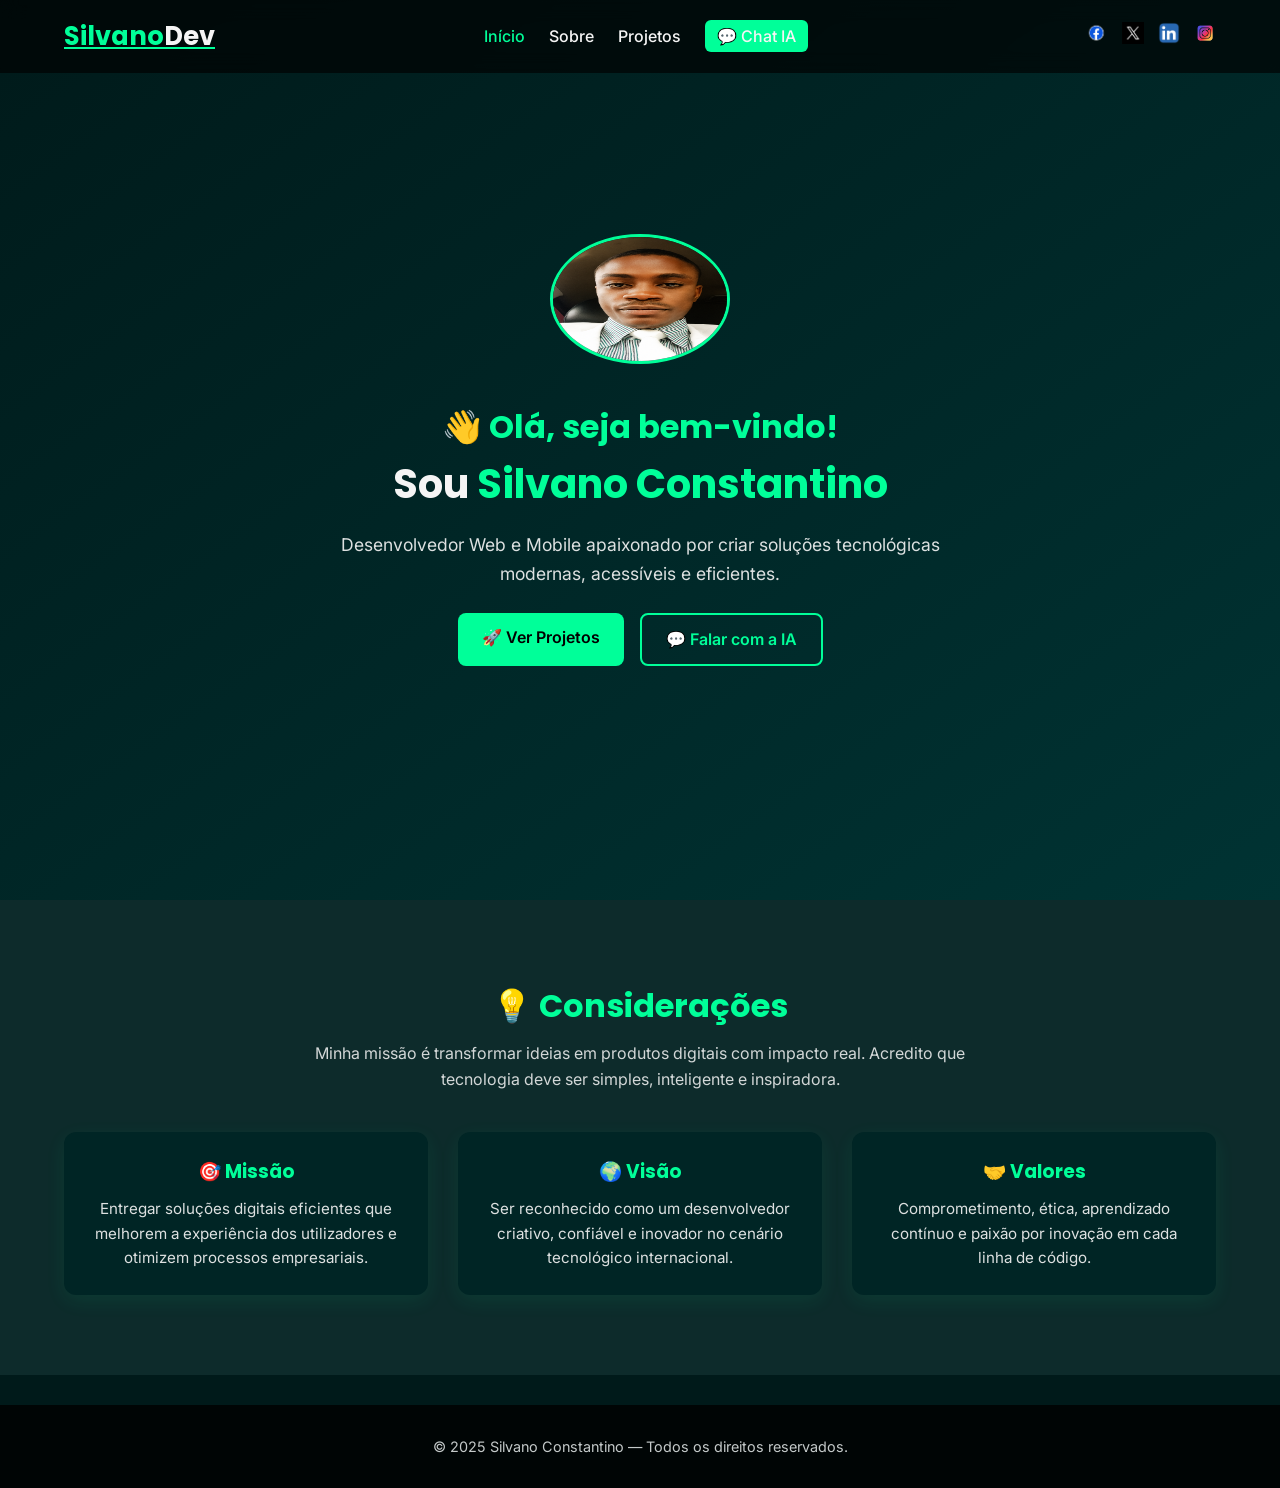
<file: index.html>
<!DOCTYPE html>
<html lang="pt">
<head>
  <meta charset="UTF-8" />
  <meta name="viewport" content="width=device-width, initial-scale=1.0" />
  <title>Silvano Constantino | Desenvolvedor</title>
  <link rel="stylesheet" href="css/style.css" />
  <link href="https://fonts.googleapis.com/css2?family=Poppins:wght@500;700&family=Inter:wght@400;500&display=swap" rel="stylesheet">
</head>

<body>

  <!-- NAVBAR -->
  <header class="navbar">
    <div class="container">
      <a href="index.html" class="logo">Silvano<span>Dev</span></a>
      <nav>
        <ul class="nav-links">
          <li><a href="index.html" class="active">Início</a></li>
          <li><a href="sobre.html">Sobre</a></li>
          <li><a href="projetos.html">Projetos</a></li>
          
          <li><a href="chat.html" class="ia-link">💬 Chat IA</a></li>
        </ul>
      </nav>
      <div class="social">
        <a href="https://www.facebook.com/share/18EZN2wTbE/" target="_blank"><img src="img/icons/facebook.png" alt="Facebook" /></a>
        <a href="https://x.com/silvano825134?t=FY35CTNsi8zIHTlMtKSBkw&s=09" target="_blank"><img src="img/icons/x.jpg" alt="X" /></a>
        <a href="https://www.linkedin.com/in/silvano-constantino-b564b2341" target="_blank"><img src="img/icons/linkd.png" alt="LinkedIn" /></a>
        <a href="https://www.instagram.com/constantino.silvano?igsh=cXpiNDNzeWFvajRz" target="_blank"><img src="img/icons/instagram.png" alt="Instagram" /></a>
      </div>
    </div>
  </header>

  <!-- HERO -->
  <section class="hero">
    <div class="hero-content">
      <img src="img/perfil.png" alt="Silvano Constantino" class="perfil" />
      <h1>👋 Olá, seja bem-vindo!</h1>
      <h2>Sou <span>Silvano Constantino</span></h2>
      <p>Desenvolvedor Web e Mobile apaixonado por criar soluções tecnológicas modernas, acessíveis e eficientes.</p>
      <div class="hero-buttons">
        <a href="projetos.html" class="btn">🚀 Ver Projetos</a>
        <a href="chat.html" class="btn btn-outline">💬 Falar com a IA</a>
      </div>
    </div>
  </section>

  <!-- CONSIDERAÇÕES -->
  <section class="consideracoes">
    <div class="container">
      <h2>💡 Considerações</h2>
      <p class="intro">Minha missão é transformar ideias em produtos digitais com impacto real.  
        Acredito que tecnologia deve ser simples, inteligente e inspiradora.</p>

      <div class="cards">
        <div class="card">
          <h3>🎯 Missão</h3>
          <p>Entregar soluções digitais eficientes que melhorem a experiência dos utilizadores e otimizem processos empresariais.</p>
        </div>

        <div class="card">
          <h3>🌍 Visão</h3>
          <p>Ser reconhecido como um desenvolvedor criativo, confiável e inovador no cenário tecnológico internacional.</p>
        </div>

        <div class="card">
          <h3>🤝 Valores</h3>
          <p>Comprometimento, ética, aprendizado contínuo e paixão por inovação em cada linha de código.</p>
        </div>
      </div>
    </div>
  </section>

  <!-- FOOTER -->
  <footer>
    <p>© 2025 Silvano Constantino — Todos os direitos reservados.</p>
  </footer>

</body>
</html>
</file>
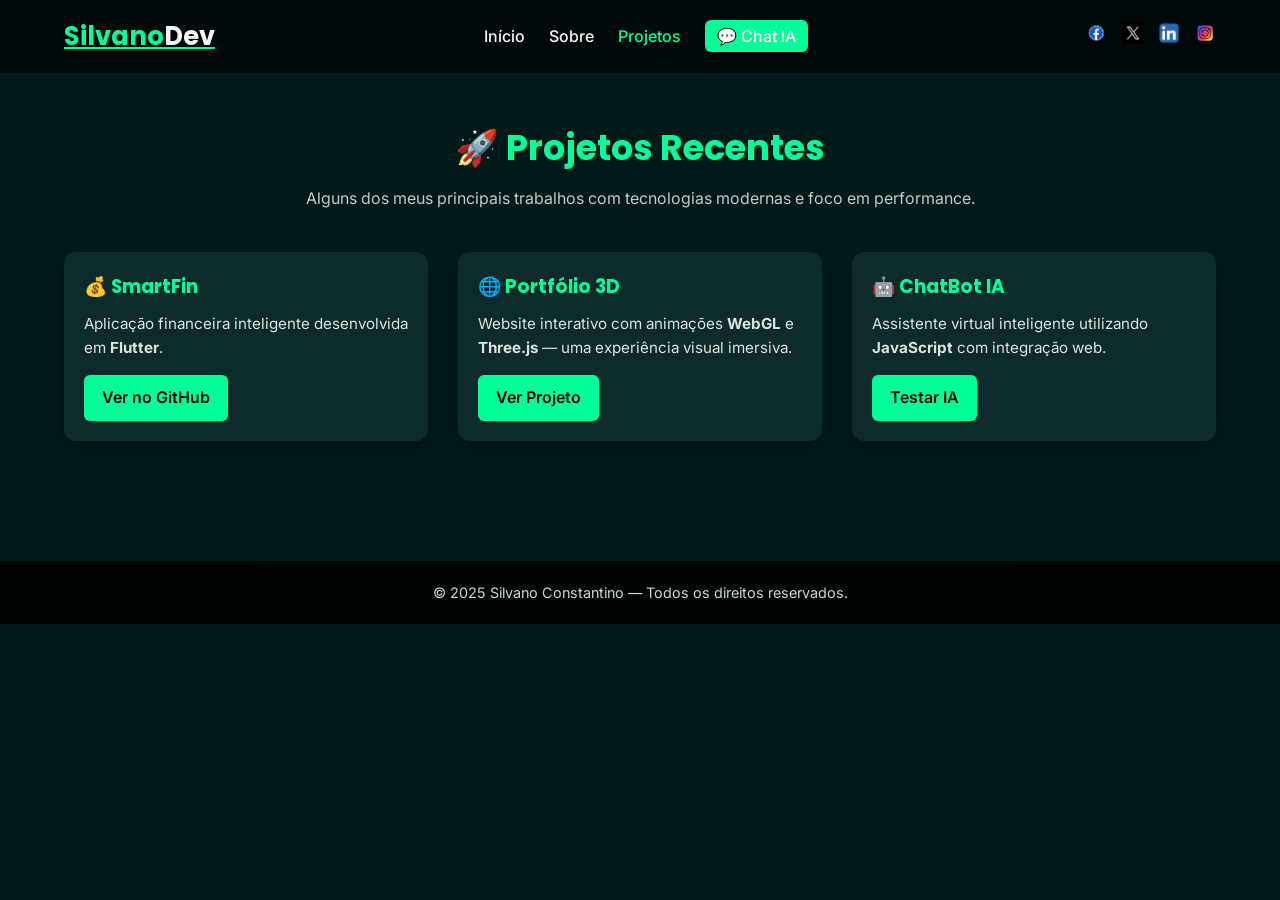
<file: projetos.html>
<!DOCTYPE html>
<html lang="pt">
<head>
  <meta charset="UTF-8">
  <meta name="viewport" content="width=device-width, initial-scale=1.0">
  <title>Projetos | Silvano Dev</title>
  <link rel="stylesheet" href="css/projetos.css">
  <link href="https://fonts.googleapis.com/css2?family=Poppins:wght@500;700&family=Inter:wght@400;500&display=swap" rel="stylesheet">
</head>
<body>

  <!-- NAVBAR -->
  <header class="navbar">
    <div class="container">
      <a href="index.html" class="logo">Silvano<span>Dev</span></a>
      <nav>
        <ul class="nav-links">
          <li><a href="index.html">Início</a></li>
          <li><a href="sobre.html">Sobre</a></li>
          <li><a href="projetos.html" class="active">Projetos</a></li>
          
          <li><a href="chat.html" class="ia-link">💬 Chat IA</a></li>
        </ul>
      </nav>
      <div class="social">
        <a href="https://www.facebook.com/share/18EZN2wTbE/" target="_blank"><img src="img/icons/facebook.png" alt="Facebook" /></a>
        <a href="https://x.com/silvano825134?t=FY35CTNsi8zIHTlMtKSBkw&s=09" target="_blank"><img src="img/icons/x.jpg" alt="X" /></a>
        <a href="https://www.linkedin.com/in/silvano-constantino-b564b2341 " target="_blank"><img src="img/icons/linkd.png" alt="LinkedIn" /></a>
        <a href="https://www.instagram.com/constantino.silvano?igsh=cXpiNDNzeWFvajRz" target="_blank"><img src="img/icons/instagram.png" alt="Instagram" /></a>
      </div>
    </div>
  </header>

  <!-- CONTEÚDO PRINCIPAL -->
  <main class="section projetos">
    <div class="container">
      <h2>🚀 Projetos Recentes</h2>
      <p class="subtitulo">Alguns dos meus principais trabalhos com tecnologias modernas e foco em performance.</p>

      <div class="grid">
        <!-- CARD 1 -->
        <div class="card">
          
          <div class="card-content">
            <h3>💰 SmartFin</h3>
            <p>Aplicação financeira inteligente desenvolvida em <b>Flutter</b>.</p>
            <a href="https://github.com" target="_blank" class="btn">Ver no GitHub</a>
          </div>
        </div>

        <!-- CARD 2 -->
        <div class="card">
          
          <div class="card-content">
            <h3>🌐 Portfólio 3D</h3>
            <p>Website interativo com animações <b>WebGL</b> e <b>Three.js</b> — uma experiência visual imersiva.</p>
            <a href="#" class="btn">Ver Projeto</a>
          </div>
        </div>

        <!-- CARD 3 -->
        <div class="card">
          
          <div class="card-content">
            <h3>🤖 ChatBot IA</h3>
            <p>Assistente virtual inteligente utilizando <b>JavaScript</b> com integração web.</p>
            <a href="chat.html" class="btn">Testar IA</a>
          </div>
        </div>
      </div>
    </div>
  </main>

  <!-- FOOTER -->
  <footer>
    <p>© 2025 Silvano Constantino — Todos os direitos reservados.</p>
  </footer>

</body>
</html>
</file>
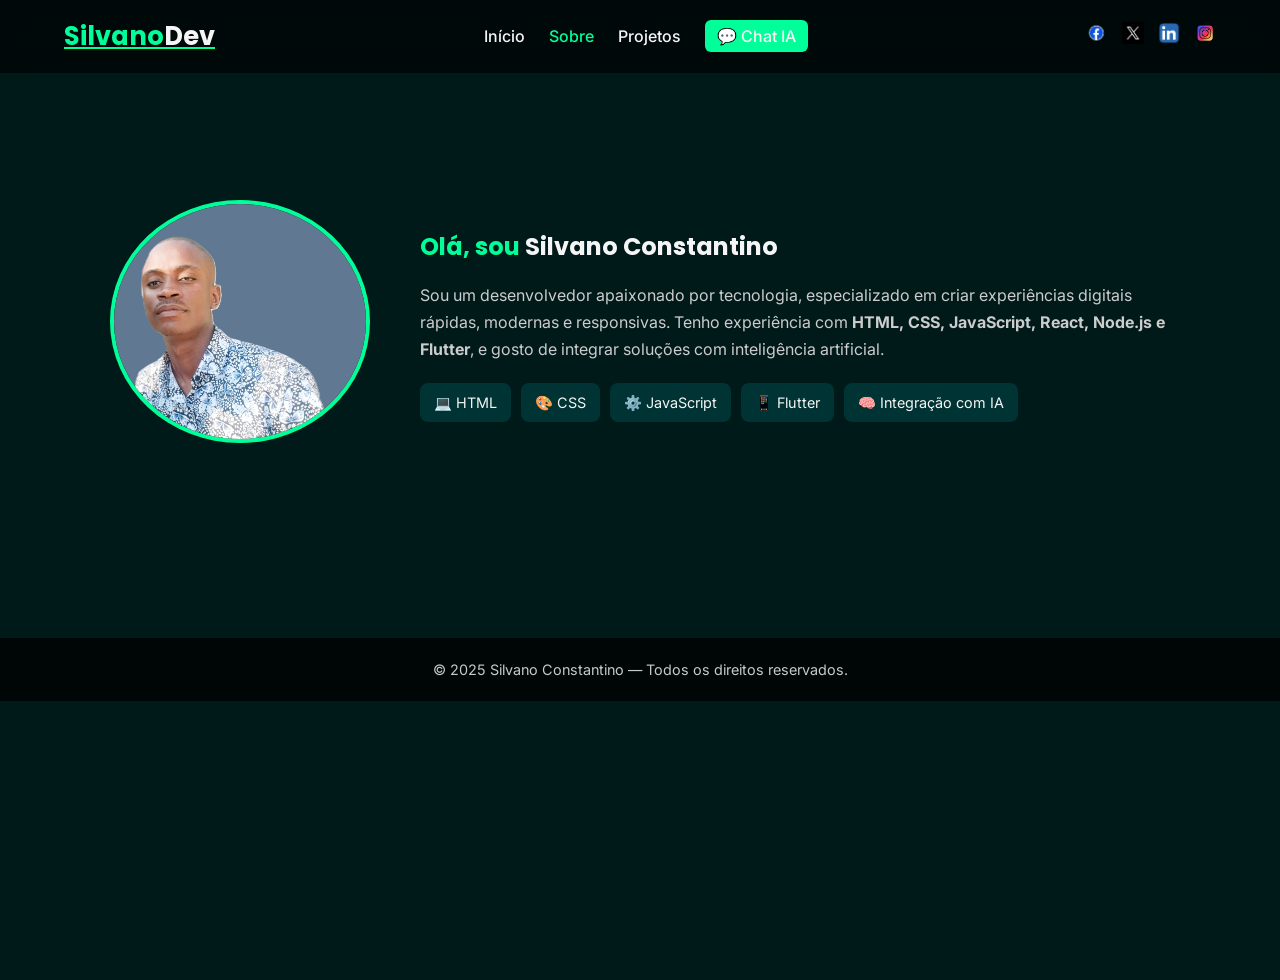
<file: sobre.html>
<!DOCTYPE html>
<html lang="pt">
<head>
  <meta charset="UTF-8" />
  <meta name="viewport" content="width=device-width, initial-scale=1.0" />
  <title>Sobre | Silvano Dev</title>

  <!-- Fontes e estilos globais -->
  <link href="https://fonts.googleapis.com/css2?family=Poppins:wght@600;700&family=Inter:wght@400;500&display=swap" rel="stylesheet">

  <!-- CSS principal com o cabeçalho -->
  <link rel="stylesheet" href="css/sobre.css">

  <!-- CSS específico da página Sobre -->
  <link rel="stylesheet" href="css/sobre.css">
</head>
<body>
  <!-- ===== CABEÇALHO ===== -->
  <header class="navbar">
    <div class="container" style="display: flex; justify-content: space-between; align-items: center; width: 90%; margin: auto;">
      <a href="index.html" class="logo">Silvano<span>Dev</span></a>

      <nav>
        <ul class="nav-links">
          <li><a href="index.html">Início</a></li>
          <li><a href="sobre.html" class="active">Sobre</a></li>
          <li><a href="projetos.html">Projetos</a></li>
         
          <li><a href="chat.html" class="ia-link">💬 Chat IA</a></li>
        </ul>
      </nav>

      <div class="social">
        <a href="https://www.facebook.com/share/18EZN2wTbE/" target="_blank"><img src="img/icons/facebook.png" alt="Facebook"></a>
        <a href="https://x.com/silvano825134?t=FY35CTNsi8zIHTlMtKSBkw&s=09" target="_blank"><img src="img/icons/x.jpg" alt="X"></a>
        <a href="https://www.linkedin.com/in/silvano-constantino-b564b2341 " target="_blank"><img src="img/icons/linkd.png" alt="LinkedIn"></a>
        <a href="https://www.instagram.com/constantino.silvano?igsh=cXpiNDNzeWFvajRz" target="_blank"><img src="img/icons/instagram.png" alt="Instagram"></a>
      </div>
    </div>
  </header>

  <!-- ===== SEÇÃO SOBRE ===== -->
  <section class="section sobre" style="padding-top: 120px;">
    <div class="sobre-content">
      <div class="perfil">
        <img src="img/sobre.jpg" alt="Foto de Silvano Constantino">
      </div>

      <div class="bio">
        <h2>Olá, sou <span>Silvano Constantino</span></h2>
        <p>
          Sou um desenvolvedor apaixonado por tecnologia, especializado em criar experiências digitais rápidas, modernas e responsivas. 
          Tenho experiência com <strong>HTML, CSS, JavaScript, React, Node.js e Flutter</strong>, 
          e gosto de integrar soluções com inteligência artificial.
        </p>

        <div class="skills">
          <span>💻 HTML</span>
          <span>🎨 CSS</span>
          <span>⚙️ JavaScript</span>
          <span>📱 Flutter</span>
          <span>🧠 Integração com IA</span>
        </div>
      </div>
    </div>
  </section>

  <!-- ===== RODAPÉ ===== -->
  <footer>
    <p>© 2025 Silvano Constantino — Todos os direitos reservados.</p>
  </footer>
</body>
</html>
</file>
<file: css/style.css>
:root {
  --verde-escuro: #001a1a;
  --verde-claro: #00ff99;
  --verde-meio: #00cc7a;
  --branco: #f5f5f5;
  --cinza: #0d2b2b;
  --fonte-titulo: 'Poppins', sans-serif;
  --fonte-texto: 'Inter', sans-serif;
}

/* RESET */
* {
  margin: 0;
  padding: 0;
  box-sizing: border-box;
}

body {
  font-family: var(--fonte-texto);
  background: var(--verde-escuro);
  color: var(--branco);
  line-height: 1.6;
  scroll-behavior: smooth;
}

/* NAVBAR */
.navbar {
  position: fixed;
  top: 0;
  width: 100%;
  background: rgba(0, 0, 0, 0.65);
  backdrop-filter: blur(10px);
  padding: 1rem 0;
  z-index: 100;
}

.navbar .container {
  display: flex;
  justify-content: space-between;
  align-items: center;
  width: 90%;
  margin: auto;
}

.logo {
  font-family: var(--fonte-titulo);
  font-size: 1.6rem;
  font-weight: 700;
  color: var(--verde-claro);
}

.logo span {
  color: var(--branco);
}

.nav-links {
  list-style: none;
  display: flex;
  gap: 1.5rem;
}

.nav-links a {
  color: var(--branco);
  text-decoration: none;
  font-weight: 500;
  transition: 0.3s;
}

.nav-links a:hover,
.nav-links .active {
  color: var(--verde-claro);
}

.ia-link {
  background: var(--verde-claro);
  color: #000;
  padding: 6px 12px;
  border-radius: 6px;
  font-weight: 600;
  transition: 0.3s;
}

.ia-link:hover {
  background: var(--verde-meio);
}

/* SOCIAL ICONS - sempre visíveis */
.social img {
  width: 22px;
  margin-left: 10px;
  filter: brightness(1);
}

/* HERO */
.hero {
  min-height: 100vh;
  display: flex;
  justify-content: center;
  align-items: center;
  background: linear-gradient(145deg, #001a1a, #003333);
  text-align: center;
  padding: 2rem;
}

.hero-content {
  max-width: 650px;
}

.perfil {
  width: 180px;
  height: 130px;
  border-radius: 50%;
  border: 3px solid var(--verde-claro);
  margin-bottom: 30px;
}

.hero h1 {
  font-size: 2rem;
  font-family: var(--fonte-titulo);
  color: var(--verde-claro);
}

.hero h2 {
  font-size: 2.5rem;
  font-family: var(--fonte-titulo);
  margin-bottom: 15px;
}

.hero h2 span {
  color: var(--verde-claro);
}

.hero p {
  font-size: 1.1rem;
  margin-bottom: 25px;
  opacity: 0.9;
}

.hero-buttons {
  display: flex;
  justify-content: center;
  gap: 1rem;
}

.btn {
  background: var(--verde-claro);
  color: #000;
  padding: 12px 24px;
  border-radius: 8px;
  text-decoration: none;
  font-weight: 600;
  transition: 0.3s;
}

.btn:hover {
  background: var(--verde-meio);
}

.btn-outline {
  background: transparent;
  border: 2px solid var(--verde-claro);
  color: var(--verde-claro);
}

.btn-outline:hover {
  background: var(--verde-claro);
  color: #000;
}

/* CONSIDERAÇÕES */
.consideracoes {
  padding: 80px 0;
  text-align: center;
  background: var(--cinza);
}

.consideracoes h2 {
  font-family: var(--fonte-titulo);
  font-size: 2rem;
  color: var(--verde-claro);
  margin-bottom: 10px;
}

.consideracoes .intro {
  max-width: 700px;
  margin: 0 auto 40px;
  opacity: 0.85;
  font-size: 1rem;
}

.cards {
  display: grid;
  grid-template-columns: repeat(auto-fit, minmax(260px, 1fr));
  gap: 30px;
  width: 90%;
  margin: auto;
}

.card {
  background: #002525;
  border-radius: 12px;
  padding: 25px;
  box-shadow: 0 6px 20px rgba(0, 255, 153, 0.08);
  transition: transform 0.4s, box-shadow 0.4s;
}

.card:hover {
  transform: translateY(-6px);
  box-shadow: 0 8px 25px rgba(0, 255, 153, 0.2);
}

.card h3 {
  font-family: var(--fonte-titulo);
  color: var(--verde-claro);
  margin-bottom: 10px;
}

.card p {
  opacity: 0.9;
  font-size: 0.95rem;
}

/* FOOTER */
footer {
  background: #000;
  text-align: center;
  padding: 30px;
  font-size: 0.9rem;
  opacity: 0.8;
  margin-top: 30px;
}

/* RESPONSIVO */
@media (max-width: 768px) {
  .nav-links {
    display: none;
  }

  .hero h2 {
    font-size: 2rem;
  }

  .hero-buttons {
    flex-direction: column;
  }

  .perfil {
    width: 130px;
    height: 130px;
  }
}
</file>
<file: css/projetos.css>
:root {
  --verde-escuro: #001a1a;
  --verde-claro: #00ff99;
  --verde-meio: #00cc7a;
  --branco: #f5f5f5;
  --cinza: #0d2b2b;
  --fonte-titulo: 'Poppins', sans-serif;
  --fonte-texto: 'Inter', sans-serif;
}

/* RESET */
* {
  margin: 0;
  padding: 0;
  box-sizing: border-box;
}

/* BODY */
body {
  background: var(--verde-escuro);
  color: var(--branco);
  font-family: var(--fonte-texto);
  line-height: 1.6;
  min-height: 100vh;
}

/* NAVBAR */
.navbar {
  position: fixed;
  top: 0;
  width: 100%;
  background: rgba(0, 0, 0, 0.65);
  backdrop-filter: blur(10px);
  padding: 1rem 0;
  z-index: 100;
}

.navbar .container {
  display: flex;
  justify-content: space-between;
  align-items: center;
  width: 90%;
  margin: auto;
}

.logo {
  font-family: var(--fonte-titulo);
  font-size: 1.6rem;
  font-weight: 700;
  color: var(--verde-claro);
}

.logo span {
  color: var(--branco);
}

.nav-links {
  list-style: none;
  display: flex;
  gap: 1.5rem;
}

.nav-links a {
  color: var(--branco);
  text-decoration: none;
  font-weight: 500;
  transition: 0.3s;
}

.nav-links a:hover,
.nav-links .active {
  color: var(--verde-claro);
}

.ia-link {
  background: var(--verde-claro);
  color: #000;
  padding: 6px 12px;
  border-radius: 6px;
  font-weight: 600;
  transition: 0.3s;
}

.ia-link:hover {
  background: var(--verde-meio);
}

/* SOCIAL ICONS - sempre visíveis */
.social img {
  width: 22px;
  margin-left: 10px;
  filter: brightness(1);
}

/* SEÇÃO PRINCIPAL */
.section {
  padding-top: 120px;
  padding-bottom: 80px;
  text-align: center;
}

.section h2 {
  font-family: var(--fonte-titulo);
  font-size: 2.2rem;
  margin-bottom: 10px;
  color: var(--verde-claro);
}

.section .subtitulo {
  opacity: 0.8;
  font-size: 1rem;
  margin-bottom: 40px;
}

/* GRID DE PROJETOS */
.grid {
  display: grid;
  grid-template-columns: repeat(auto-fit, minmax(300px, 1fr));
  gap: 30px;
  justify-content: center;
  width: 90%;
  margin: auto;
}


/* CARD */
.card  {
  background: var(--cinza);
  border-radius: 12px;
  overflow: hidden;
  box-shadow: 0 6px 20px rgba(0,0,0,0.3);
  transition: transform 0.4s, box-shadow 0.4s;
}

.card:hover {
  transform: translateY(-8px);
  box-shadow: 0 8px 25px rgba(0, 255, 153, 0.2);
}

.card img{
  width: 100%;
  height: 200px;
  object-fit: cover;
}

.card-content {
  padding: 20px;
  text-align: left;
}

.card-content h3 {
  font-family: var(--fonte-titulo);
  color: var(--verde-claro);
  margin-bottom: 10px;
}

.card-content p {
  font-size: 0.95rem;
  opacity: 0.9;
  margin-bottom: 15px;
}

.btn {
  display: inline-block;
  background: var(--verde-claro);
  color: #000;
  padding: 10px 18px;
  border-radius: 6px;
  text-decoration: none;
  font-weight: 600;
  transition: 0.3s;
}

.btn:hover {
  background: var(--verde-meio);
}

/* FOOTER */
footer {
  text-align: center;
  padding: 20px;
  background: #000;
  opacity: 0.85;
  font-size: 0.9rem;
  margin-top: 40px;
}

/* RESPONSIVO */
@media (max-width: 768px) {
  .grid {
    grid-template-columns: 1fr;
  }

  .section h2 {
    font-size: 1.8rem;
  }

  .section .subtitulo {
    font-size: 0.95rem;
  }
}
</file>
<file: css/sobre.css>
:root {
  --verde-escuro: #001a1a;
  --verde-claro: #00ff99;
  --verde-meio: #00cc7a;
  --branco: #f5f5f5;
  --cinza: #0d2b2b;
  --fonte-titulo: 'Poppins', sans-serif;
  --fonte-texto: 'Inter', sans-serif;
}

/* RESET */
* {
  margin: 0;
  padding: 0;
  box-sizing: border-box;
}

/* BODY */
body {
  background: var(--verde-escuro);
  color: var(--branco);
  font-family: var(--fonte-texto);
  line-height: 1.6;
  min-height: 100vh;
}

/* NAVBAR - igual ao style.css */
.navbar {
  position: fixed;
  top: 0;
  width: 100%;
  background: rgba(0, 0, 0, 0.65);
  backdrop-filter: blur(10px);
  padding: 1rem 0;
  z-index: 100;
}

.navbar .container {
  display: flex;
  justify-content: space-between;
  align-items: center;
  width: 90%;
  margin: auto;
}

.logo {
  font-family: var(--fonte-titulo);
  font-size: 1.6rem;
  font-weight: 700;
  color: var(--verde-claro);
}

.logo span {
  color: var(--branco);
}

.nav-links {
  list-style: none;
  display: flex;
  gap: 1.5rem;
}

.nav-links a {
  color: var(--branco);
  text-decoration: none;
  font-weight: 500;
  transition: 0.3s;
}

.nav-links a:hover,
.nav-links .active {
  color: var(--verde-claro);
}

.ia-link {
  background: var(--verde-claro);
  color: #000;
  padding: 6px 12px;
  border-radius: 6px;
  font-weight: 600;
  transition: 0.3s;
}

.ia-link:hover {
  background: var(--verde-meio);
}

/* SOCIAL ICONS - visíveis sem animação */
.social img {
  width: 22px;
  margin-left: 10px;
  filter: brightness(1); /* sempre visível */
}

/* SEÇÃO SOBRE */
.section.sobre {
  max-width: 1100px;
  margin: 80px auto;
  padding: 0 20px;
}

.sobre-content {
  display: flex;
  justify-content: space-between;
  align-items: center;
  gap: 50px;
  flex-wrap: wrap;
}

/* Foto de perfil */
.perfil img {
  width: 260px;
  border-radius: 50%;
  border: 4px solid var(--verde-claro);
  transition: transform 0.4s ease;
}

.perfil img:hover {
  transform: scale(1.05);
}

/* Texto */
.bio {
  flex: 1;
}

.bio h2 {
  color: var(--verde-claro);
  font-family: var(--fonte-titulo);
  margin-bottom: 15px;
}

.bio h2 span {
  color: var(--branco);
}

.bio p {
  line-height: 1.7;
  color: #ccc;
  margin-bottom: 20px;
}

/* Habilidades */
.skills {
  display: flex;
  flex-wrap: wrap;
  gap: 10px;
}

.skills span {
  background: #003333;
  padding: 8px 14px;
  border-radius: 8px;
  font-size: 0.9rem;
  transition: transform 0.3s ease;
}

.skills span:hover {
  background: var(--verde-claro);
  color: var(--verde-escuro);
  transform: scale(1.1);
}

/* Responsivo */
@media (max-width: 768px) {
  .sobre-content {
    flex-direction: column;
    text-align: center;
  }

  .perfil img {
    width: 200px;
  }
}
footer {
  background: #000;
  text-align: center;
  padding: 20px;
  font-size: 0.9rem;
  opacity: 0.8;
  margin-top: 13em;
}
</file>
